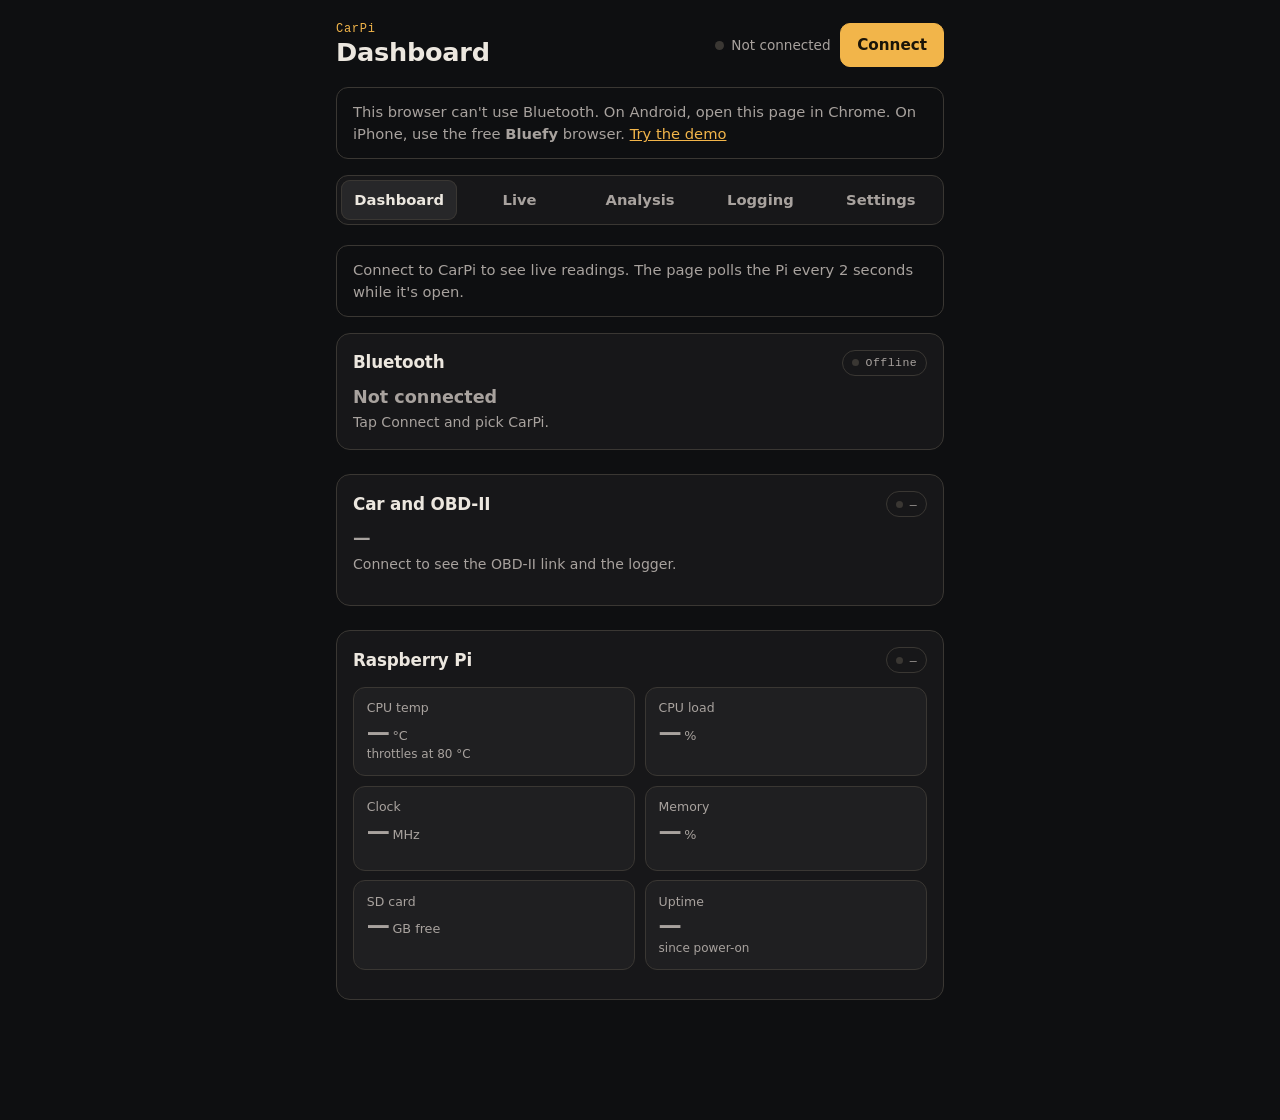
<file: web/config/index.html>
<!doctype html>
<html lang="en">
<head>
  <meta charset="utf-8">
  <meta name="viewport" content="width=device-width, initial-scale=1, viewport-fit=cover">
  <title>CarPi</title>
  <meta name="description" content="CarPi over Bluetooth: live status of the Pi and the OBD link, and what it logs.">
  <meta name="theme-color" content="#0e0f11">
  <meta name="robots" content="noindex">
  <link rel="icon" href="icon.svg" type="image/svg+xml">
  <link rel="manifest" href="manifest.webmanifest">
  <link rel="stylesheet" href="config.css?v=8">
  <script src="config.js?v=8" defer></script>
  <script src="analysis.js?v=8" defer></script>
</head>
<body>
  <div class="page">
    <header class="top">
      <div>
        <p class="eyebrow">CarPi</p>
        <h1 id="page-title">Dashboard</h1>
      </div>
      <div class="conn">
        <span class="pill" id="conn-pill"><span class="dot" aria-hidden="true"></span><span id="conn-text">Not connected</span></span>
        <button class="btn primary" id="connect" type="button">Connect</button>
      </div>
    </header>

    <p class="notice" id="no-bt" hidden>
      This browser can't use Bluetooth. On Android, open this page in Chrome. On iPhone, use the free
      <strong>Bluefy</strong> browser. <button class="link" id="demo-btn" type="button">Try the demo</button>
    </p>
    <p class="notice demo" id="demo-note" hidden>Demo: a simulated CarPi. Nothing here reaches the car.</p>

    <nav class="tabs" role="tablist" aria-label="Sections">
      <button class="tab" type="button" role="tab" id="tab-dash" aria-controls="dash" aria-selected="true">Dashboard</button>
      <button class="tab" type="button" role="tab" id="tab-live" aria-controls="live" aria-selected="false">Live</button>
      <button class="tab" type="button" role="tab" id="tab-analysis" aria-controls="analysis" aria-selected="false">Analysis</button>
      <button class="tab" type="button" role="tab" id="tab-home" aria-controls="home" aria-selected="false">Logging</button>
      <button class="tab" type="button" role="tab" id="tab-settings" aria-controls="settings" aria-selected="false">Settings</button>
    </nav>

    <main id="dash" role="tabpanel" aria-labelledby="tab-dash">
      <p class="notice" id="dash-hint">Connect to CarPi to see live readings. The page polls the Pi every 2 seconds while it's open.</p>

      <section class="card" id="link-card" aria-live="polite">
        <div class="card-head"><h2>Bluetooth</h2><span class="chip" id="link-chip">Offline</span></div>
        <p class="state" id="link-line">Not connected</p>
        <p class="sub" id="link-sub"></p>
      </section>

      <section class="card" id="car-card" aria-live="polite">
        <div class="card-head"><h2>Car and OBD-II</h2><span class="chip" id="car-chip">—</span></div>
        <p class="state" id="car-line">—</p>
        <p class="sub" id="car-sub"></p>
        <dl class="kv" id="car-kv"></dl>
      </section>

      <section class="card" id="pi-card">
        <div class="card-head"><h2>Raspberry Pi</h2><span class="chip" id="pi-chip">—</span></div>
        <div class="tiles" id="pi-tiles"></div>
        <p class="power" id="pi-power"></p>
      </section>

      <section class="card" id="debug-card" hidden>
        <div class="card-head"><h2>Debug log</h2><button class="btn small" id="debug-copy" type="button">Copy</button></div>
        <pre class="debug" id="debug-log">Connect to start logging Bluetooth traffic.</pre>
      </section>
    </main>

    <main id="live" role="tabpanel" aria-labelledby="tab-live" hidden>
      <p class="notice" id="live-hint" hidden></p>

      <section class="card warmup" id="warmup">
        <button class="card-head w-toggle" id="w-toggle" type="button" aria-expanded="true" aria-controls="w-body">
          <h2>Warm-up <span class="chev" aria-hidden="true">▾</span></h2>
          <span class="chip" id="w-chip">—</span>
        </button>
        <p class="w-summary" id="w-summary"></p>
        <div id="w-body">
          <p class="stage" id="w-stage">—</p>
          <p class="advice" id="w-advice"></p>
          <div class="temps">
            <div>Oil<strong id="w-oil">—</strong></div>
            <div>Coolant<strong id="w-cool">—</strong></div>
            <div>Full power in<strong id="w-eta">—</strong></div>
          </div>
          <div class="wbar" aria-hidden="true"><i id="w-bar"></i></div>
          <div class="marks" aria-hidden="true"><span>cold</span><span id="w-m1"></span><span id="w-m2"></span></div>
          <p class="standin" id="w-standin" hidden></p>
        </div>
      </section>

      <section>
        <div class="section-head">
          <h2>Values</h2>
          <span class="units">
            <button class="unit" id="u-temp" type="button" aria-label="Temperature unit">°C</button>
            <button class="unit" id="u-speed" type="button" aria-label="Speed unit">mph</button>
          </span>
        </div>
        <div class="vchips" id="live-chips" role="group" aria-label="Values to show"></div>
        <p class="hint">Only values the active preset is collecting are listed. To watch something else live, add it to the preset on the Logging tab. Tap a tile for its trend.</p>
        <div class="ltiles" id="live-tiles"></div>
      </section>
    </main>

    <main id="analysis" role="tabpanel" aria-labelledby="tab-analysis" hidden>
      <p class="notice" id="an-hint" hidden></p>

      <section class="card" id="an-drive-card" aria-live="polite">
        <div class="card-head"><h2>Drive</h2><button class="btn small" id="an-change" type="button">Change</button></div>
        <p class="state" id="an-drive-line">—</p>
        <p class="sub" id="an-drive-sub"></p>
        <div id="an-picker" hidden>
          <button class="link" id="an-back-live" type="button">Back to the drive being recorded</button>
          <ul class="drives" id="an-drives"></ul>
          <button class="btn small" id="an-older" type="button" hidden>Show older</button>
        </div>
      </section>

      <section class="card" id="an-summary-card">
        <h2>Summary</h2>
        <table class="bands" id="an-bands"></table>
        <dl class="kv" id="an-kv"></dl>
      </section>

      <section class="card" id="an-map-card">
        <div class="card-head"><h2>Map</h2><span class="chip" id="an-map-chip">—</span></div>
        <div class="vchips" id="an-presets" role="group" aria-label="Map"></div>
        <div id="an-custom" hidden>
          <div class="an-axes">
            <label>Across <select id="an-x"></select></label>
            <label>Up <select id="an-y"></select></label>
            <label>Value <select id="an-z"></select></label>
            <label>Each cell <select id="an-stat"></select></label>
          </div>
          <div class="vchips" id="an-filters" role="group" aria-label="Rows to include"></div>
        </div>
        <p class="sub" id="an-map-note"></p>
        <div id="an-map"></div>
        <p class="sub" id="an-cell"></p>
      </section>

      <section class="card" id="an-events-card">
        <div class="card-head"><h2>Events</h2><span class="chip" id="an-events-chip">—</span></div>
        <ul class="events" id="an-events"></ul>
      </section>
    </main>

    <main id="home" role="tabpanel" aria-labelledby="tab-home" hidden>
      <section class="card" id="now" aria-live="polite">
        <h2>Logger</h2>
        <p class="state" id="state-line">Connect to see what CarPi is doing.</p>
        <p class="sub" id="state-sub"></p>
        <form class="tag" id="tag-form">
          <label for="tag-input">Tag for new drives</label>
          <div class="row">
            <input id="tag-input" name="tag" autocomplete="off" autocapitalize="none" spellcheck="false"
                   maxlength="32" placeholder="e.g. post-pcv" disabled>
            <button class="btn" id="tag-save" type="submit" disabled>Save</button>
          </div>
        </form>
      </section>

      <section>
        <div class="section-head">
          <h2>Presets</h2>
          <button class="btn" id="new-preset" type="button" disabled>+ New</button>
        </div>
        <ul class="presets" id="presets"></ul>
      </section>
    </main>

    <main id="settings" role="tabpanel" aria-labelledby="tab-settings" hidden>
      <p class="notice" id="settings-hint" hidden></p>

      <section class="card" id="wifi-card" aria-live="polite">
        <div class="card-head"><h2>Wi-Fi</h2><span class="chip" id="wifi-chip">—</span></div>
        <p class="state" id="wifi-line">—</p>
        <p class="sub" id="wifi-sub"></p>
        <h3 class="list-head">Saved networks <span class="sub">(tried in this order)</span></h3>
        <ul class="nets" id="nets"></ul>
        <div class="row end"><button class="btn" id="net-add-open" type="button">+ Add network</button></div>

        <div class="addnet" id="addnet" hidden>
          <div class="section-head">
            <h3>Add a network</h3>
            <button class="btn ghost small" id="net-rescan" type="button">Scan again</button>
          </div>
          <ul class="nearby" id="nearby"></ul>
          <button class="link" id="net-other" type="button">Other network (hidden or not listed)…</button>
          <form id="net-form" autocomplete="off" hidden>
            <label class="field" for="net-ssid">Network name</label>
            <input id="net-ssid" maxlength="32" autocapitalize="none" spellcheck="false">
            <label class="field" for="net-pass">Password <span class="sub">(leave empty for an open network)</span></label>
            <div class="row">
              <input id="net-pass" type="password" autocomplete="new-password" maxlength="63" spellcheck="false">
              <button class="btn small" id="net-show" type="button" aria-pressed="false">Show</button>
            </div>
            <p class="formerr" id="net-err" role="alert" hidden></p>
            <div class="row end">
              <button class="btn ghost" id="net-cancel" type="button">Cancel</button>
              <button class="btn" type="submit" value="save">Save</button>
              <button class="btn primary" type="submit" value="connect">Save &amp; connect</button>
            </div>
          </form>
        </div>
        <p class="hint">Changing networks can drop an SSH session. Bluetooth isn't affected, so this page keeps working.</p>
      </section>

      <section class="card" id="pi-info-card">
        <div class="card-head"><h2>This Pi</h2><span class="chip" id="clock-chip">—</span></div>
        <dl class="kv" id="pi-kv"></dl>
        <div class="row wrap">
          <button class="btn small" id="ssh-copy" type="button">Copy SSH command</button>
          <button class="btn small" id="clock-sync" type="button">Sync clock from phone</button>
        </div>
      </section>

      <section class="card" id="uploads-card" aria-live="polite" hidden>
        <div class="card-head"><h2>Uploads</h2><span class="chip" id="sync-chip">—</span></div>
        <p class="state" id="sync-line">—</p>
        <label class="switch"><span>Upload automatically</span><input type="checkbox" id="up-auto" role="switch"></label>
        <p class="sub">Off: drives stay on the Pi until you tap Upload now.</p>
        <label class="switch"><span>Publish new drives</span><input type="checkbox" id="up-publish" role="switch"></label>
        <p class="sub">Off: drives are still backed up privately, but stay off the public analyzer. Includes the drive being recorded now.</p>
        <div class="row wrap center">
          <button class="btn small" id="up-now" type="button">Upload now</button>
          <a class="link" href="https://carpi-analyzer.onrender.com" target="_blank" rel="noopener">Open the analyzer ↗</a>
        </div>
        <p class="hint">The drive being recorded uploads after it ends.</p>
      </section>

      <section class="card" id="power-card">
        <h2>Power</h2>
        <p class="sub">Tap Shut down before turning the car off: the Pi closes its files and powers off cleanly instead of losing power mid-write.</p>
        <div class="row">
          <button class="btn" id="pi-restart" type="button">Restart</button>
          <button class="btn danger" id="pi-shutdown" type="button">Shut down</button>
        </div>
      </section>
    </main>

    <main id="editor" hidden>
      <div class="section-head">
        <h2 id="editor-title">New preset</h2>
        <button class="btn ghost" id="editor-close" type="button">Cancel</button>
      </div>
      <label class="field" for="preset-name">Name</label>
      <input id="preset-name" maxlength="32" autocomplete="off" placeholder="e.g. Idle study">
      <div class="summary" id="summary"></div>
      <p class="hint">Weight sets how often each value is read. Values at the top weight are read on every row; half the top weight means every other row. 0 turns a value off.</p>
      <div class="quick">
        <button class="btn small" type="button" data-fill="0">All off</button>
        <button class="btn small" type="button" data-fill="default">Like default</button>
      </div>
      <div id="values"></div>
      <div class="editor-actions">
        <button class="btn" id="save" type="button">Save</button>
        <button class="btn primary" id="save-apply" type="button">Save &amp; apply</button>
      </div>
    </main>
  </div>

  <dialog id="confirm">
    <form method="dialog">
      <p id="confirm-text"></p>
      <div class="row end">
        <button class="btn ghost" value="no">Cancel</button>
        <button class="btn primary" value="yes" id="confirm-yes">OK</button>
      </div>
    </form>
  </dialog>
  <div class="toast" id="toast" role="status" hidden></div>
</body>
</html>
</file>
<file: web/config/config.css>
/* Same palette as the drive viewer (../style.css). System fonts so it works offline in the car. */
:root {
  --bg: #0e0f11;
  --text: #a8a29e;
  --head: #ece7df;
  --accent: #f2b54a;
  --line: #3a3733;
  --card: rgba(255, 255, 255, 0.035);
  --card-hi: rgba(255, 255, 255, 0.07);
  --accent-chip: color-mix(in srgb, var(--accent) 14%, transparent);
  --pass: #7fc79a;
  --warn: #e0896b;
  --cold: #7fb0e0;
  --sans: ui-sans-serif, system-ui, -apple-system, "Segoe UI", Roboto, sans-serif;
  --mono: ui-monospace, SFMono-Regular, Menlo, Consolas, monospace;
  color-scheme: dark;
}

*, *::before, *::after { box-sizing: border-box; }
html { background: var(--bg); -webkit-text-size-adjust: 100%; }
body {
  margin: 0;
  background: var(--bg);
  color: var(--text);
  font-family: var(--sans);
  font-size: 1rem;
  line-height: 1.5;
  -webkit-font-smoothing: antialiased;
}
[hidden] { display: none !important; }
:focus-visible { outline: 2px solid var(--accent); outline-offset: 2px; border-radius: 6px; }

.page {
  max-width: 40rem;
  margin: 0 auto;
  padding: max(1.25rem, env(safe-area-inset-top)) 1rem calc(6rem + env(safe-area-inset-bottom));
}

h1, h2 { color: var(--head); margin: 0; letter-spacing: -0.01em; }
h1 { font-size: 1.6rem; line-height: 1.15; }
h2 { font-size: 1.05rem; }
.eyebrow { margin: 0; font-family: var(--mono); font-size: 0.75rem; color: var(--accent); letter-spacing: 0.06em; }

.top { display: flex; justify-content: space-between; align-items: flex-end; gap: 1rem; margin-bottom: 1.25rem; flex-wrap: wrap; }
.conn { display: flex; align-items: center; gap: 0.6rem; }
.pill { display: inline-flex; align-items: center; gap: 0.45rem; font-size: 0.85rem; }
.dot { width: 0.55rem; height: 0.55rem; border-radius: 50%; background: var(--line); }
.pill.on .dot { background: var(--pass); }
.pill.busy .dot { background: var(--accent); animation: pulse 1s ease-in-out infinite; }
@keyframes pulse { 50% { opacity: 0.35; } }

.btn {
  font: inherit;
  font-size: 0.95rem;
  font-weight: 600;
  color: var(--head);
  background: var(--card-hi);
  border: 1px solid var(--line);
  border-radius: 10px;
  padding: 0.6rem 1rem;
  min-height: 2.75rem;
  cursor: pointer;
}
.btn:disabled { opacity: 0.45; cursor: default; }
.btn.primary { background: var(--accent); border-color: var(--accent); color: #1a1408; }
.btn.ghost { background: transparent; }
.btn.danger { color: var(--warn); }
.btn.small { min-height: 2.25rem; padding: 0.35rem 0.75rem; font-size: 0.85rem; }
.link { font: inherit; color: var(--accent); background: none; border: 0; padding: 0; text-decoration: underline; cursor: pointer; }

.notice { border: 1px solid var(--line); border-radius: 12px; padding: 0.8rem 1rem; margin: 0 0 1rem; font-size: 0.92rem; }
.notice.demo { border-color: var(--accent); background: var(--accent-chip); color: var(--head); }

.card { background: var(--card); border: 1px solid var(--line); border-radius: 14px; padding: 1rem; margin-bottom: 1.5rem; }
.state { margin: 0.5rem 0 0; color: var(--head); font-size: 1.1rem; font-weight: 600; }
.sub { margin: 0.15rem 0 0; font-size: 0.88rem; min-height: 1.3em; overflow-wrap: anywhere; }
.tag { margin-top: 1rem; }
.tag label, .field { display: block; font-size: 0.85rem; margin-bottom: 0.35rem; }
.row { display: flex; gap: 0.5rem; }
.row.end { justify-content: flex-end; }

input:not([type]), input[type="text"], input[type="password"] {
  flex: 1;
  min-width: 0;
  width: 100%;
  font: inherit;
  color: var(--head);
  background: var(--bg);
  border: 1px solid var(--line);
  border-radius: 10px;
  padding: 0.6rem 0.75rem;
  min-height: 2.75rem;
}
input:disabled { opacity: 0.5; }

.section-head { display: flex; justify-content: space-between; align-items: center; margin-bottom: 0.75rem; }

.presets { list-style: none; margin: 0; padding: 0; display: grid; gap: 0.6rem; }
.preset { background: var(--card); border: 1px solid var(--line); border-radius: 14px; }
.preset.active { border-color: var(--accent); }
.preset > button.head {
  all: unset;
  display: flex;
  justify-content: space-between;
  align-items: center;
  gap: 0.75rem;
  width: 100%;
  padding: 0.85rem 1rem;
  cursor: pointer;
  box-sizing: border-box;
}
.preset .name { color: var(--head); font-weight: 600; }
.preset .meta { font-size: 0.85rem; }
.badges { display: flex; gap: 0.35rem; flex-wrap: wrap; justify-content: flex-end; }
.badge { font-family: var(--mono); font-size: 0.7rem; padding: 0.15rem 0.45rem; border-radius: 6px; border: 1px solid var(--line); white-space: nowrap; }
.badge.active { color: var(--accent); border-color: var(--accent); background: var(--accent-chip); }
.preset .actions { display: flex; gap: 0.5rem; flex-wrap: wrap; padding: 0 1rem 0.9rem; }

.summary {
  position: sticky;
  top: 0;
  z-index: 2;
  margin: 1rem -1rem 0;
  padding: 0.75rem 1rem;
  background: color-mix(in srgb, var(--bg) 92%, transparent);
  backdrop-filter: blur(6px);
  border-bottom: 1px solid var(--line);
  font-size: 0.9rem;
}
.summary strong { color: var(--head); }
.summary .warn { display: block; color: var(--warn); margin-top: 0.25rem; font-size: 0.85rem; }
.hint { font-size: 0.85rem; margin: 0.75rem 0; }
.quick { display: flex; gap: 0.5rem; margin-bottom: 0.5rem; }

.group { margin-top: 1.25rem; }
.group h3 { margin: 0 0 0.25rem; font-size: 0.75rem; font-family: var(--mono); letter-spacing: 0.06em; color: var(--accent); text-transform: uppercase; }
.value { padding: 0.65rem 0; border-bottom: 1px solid var(--line); }
.value .top-line { display: flex; justify-content: space-between; gap: 0.75rem; align-items: baseline; }
.value .label { color: var(--head); }
.value .unit { font-size: 0.8rem; margin-left: 0.3rem; }
.value .rate { font-family: var(--mono); font-size: 0.8rem; white-space: nowrap; }
.value.off .label { color: var(--text); }
.value.na { opacity: 0.45; }
.value .na-note { font-size: 0.78rem; }
.slider { display: flex; align-items: center; gap: 0.75rem; margin-top: 0.3rem; }
.slider input { flex: 1; accent-color: var(--accent); height: 2rem; }
.slider output { font-family: var(--mono); width: 1.6rem; text-align: right; color: var(--head); }

.editor-actions {
  position: fixed;
  left: 0;
  right: 0;
  bottom: 0;
  display: flex;
  justify-content: flex-end;
  gap: 0.6rem;
  padding: 0.75rem max(1rem, calc((100vw - 40rem) / 2 + 1rem)) calc(0.75rem + env(safe-area-inset-bottom));
  background: color-mix(in srgb, var(--bg) 94%, transparent);
  border-top: 1px solid var(--line);
}

dialog {
  background: #17181b;
  color: var(--text);
  border: 1px solid var(--line);
  border-radius: 14px;
  padding: 1rem;
  max-width: min(26rem, calc(100vw - 2rem));
}
dialog::backdrop { background: rgba(0, 0, 0, 0.6); }
dialog p { margin: 0 0 1rem; color: var(--head); }

.toast {
  position: fixed;
  left: 50%;
  bottom: calc(5.5rem + env(safe-area-inset-bottom));
  transform: translateX(-50%);
  width: max-content;
  max-width: calc(100vw - 2rem);
  background: #24221f;
  color: var(--head);
  border: 1px solid var(--line);
  border-radius: 10px;
  padding: 0.6rem 0.9rem;
  font-size: 0.9rem;
  z-index: 10;
}
.toast.error { border-color: var(--warn); }

/* ---------- tabs ---------- */
.tabs {
  display: grid;
  grid-template-columns: repeat(5, 1fr);
  gap: 0.25rem;
  padding: 0.25rem;
  margin: 0 0 1.25rem;
  background: var(--card);
  border: 1px solid var(--line);
  border-radius: 12px;
}
.tab {
  font: inherit;
  font-size: 0.92rem;
  font-weight: 600;
  color: var(--text);
  background: transparent;
  border: 0;
  border-radius: 9px;
  min-height: 2.5rem;
  cursor: pointer;
}
.tab[aria-selected="true"] { background: var(--card-hi); color: var(--head); box-shadow: inset 0 0 0 1px var(--line); }

/* ---------- dashboard ---------- */
.card-head { display: flex; justify-content: space-between; align-items: center; gap: 0.75rem; }
.chip {
  display: inline-flex;
  align-items: center;
  gap: 0.4rem;
  font-family: var(--mono);
  font-size: 0.72rem;
  letter-spacing: 0.04em;
  padding: 0.2rem 0.55rem;
  border-radius: 999px;
  border: 1px solid var(--line);
  white-space: nowrap;
}
.chip::before { content: ""; width: 0.45rem; height: 0.45rem; border-radius: 50%; background: var(--line); }
.chip.ok { color: var(--pass); border-color: color-mix(in srgb, var(--pass) 45%, transparent); }
.chip.ok::before { background: var(--pass); }
.chip.warn { color: var(--accent); border-color: color-mix(in srgb, var(--accent) 45%, transparent); }
.chip.warn::before { background: var(--accent); }
.chip.crit { color: var(--warn); border-color: color-mix(in srgb, var(--warn) 55%, transparent); }
.chip.crit::before { background: var(--warn); }
.chip.live::before { animation: pulse 1.6s ease-in-out infinite; }

.kv { display: grid; grid-template-columns: max-content 1fr; gap: 0.35rem 1rem; margin: 0.9rem 0 0; font-size: 0.9rem; }
.kv dt { color: var(--text); }
.kv dd { margin: 0; color: var(--head); font-variant-numeric: tabular-nums; overflow-wrap: anywhere; }

.tiles { display: grid; grid-template-columns: repeat(2, minmax(0, 1fr)); gap: 0.6rem; margin-top: 0.85rem; }
.tile { background: var(--card); border: 1px solid var(--line); border-radius: 12px; padding: 0.7rem 0.8rem 0.75rem; min-width: 0; }
.tile .k { font-size: 0.78rem; }
.tile .v { color: var(--head); font-size: 1.45rem; font-weight: 650; line-height: 1.2; font-variant-numeric: tabular-nums; }
.tile .v small { font-size: 0.8rem; font-weight: 500; color: var(--text); margin-left: 0.15rem; }
.tile .s { font-size: 0.75rem; min-height: 1.1em; white-space: nowrap; overflow: hidden; text-overflow: ellipsis; }
.meter { height: 0.3rem; border-radius: 999px; background: var(--line); margin: 0.45rem 0 0.3rem; overflow: hidden; }
.meter > i { display: block; height: 100%; width: 0; border-radius: inherit; background: var(--pass); transition: width 0.4s ease; }
.tile.warn .meter > i { background: var(--accent); }
.tile.crit .meter > i { background: var(--warn); }
.tile.crit .v { color: var(--warn); }
.power { margin: 0.8rem 0 0; font-size: 0.88rem; }
.power.warn { color: var(--accent); }
.power.crit { color: var(--warn); font-weight: 600; }
.is-off .tile .v, .is-off .state, .is-off .kv dd { color: var(--text); }
@media (prefers-reduced-motion: reduce) { .chip.live::before, .pill.busy .dot { animation: none; } .meter > i { transition: none; } }

.debug {
  margin: 0.75rem 0 0;
  max-height: 24rem;
  overflow: auto;
  font-family: var(--mono);
  font-size: 0.72rem;
  line-height: 1.45;
  white-space: pre-wrap;
  overflow-wrap: anywhere;
  color: var(--head);
}

/* ---------- live ---------- */
.w-toggle { width: 100%; font: inherit; color: inherit; background: none; border: 0; padding: 0; text-align: left; cursor: pointer; }
.chev { display: inline-block; font-size: 0.8rem; color: var(--text); transition: transform 0.2s ease; }
.warmup.collapsed .chev { transform: rotate(-90deg); }
.warmup.collapsed #w-body { display: none; }
.w-summary { display: none; margin: 0.4rem 0 0; color: var(--head); font-size: 0.92rem; }
.warmup.collapsed .w-summary { display: block; }
.stage { margin: 0.6rem 0 0; color: var(--head); font-size: 1.15rem; font-weight: 650; }
.stage.cold { color: var(--cold); }
.stage.warming { color: var(--accent); }
.stage.warm { color: var(--pass); }
.advice { margin: 0.15rem 0 0; color: var(--head); font-size: 0.93rem; min-height: 1.2em; }
.temps { display: flex; flex-wrap: wrap; gap: 0.5rem 1.4rem; margin-top: 0.8rem; font-size: 0.8rem; }
.temps strong { display: block; color: var(--head); font-size: 1.35rem; font-weight: 650; line-height: 1.2; font-variant-numeric: tabular-nums; }
.temps strong small { font-size: 0.8rem; color: var(--text); font-weight: 500; margin-left: 0.15rem; }
.wbar { position: relative; height: 0.5rem; border-radius: 999px; background: var(--card-hi); margin-top: 0.9rem; overflow: hidden; }
.wbar > i { position: absolute; inset: 0 auto 0 0; width: 0; border-radius: inherit;
  background: linear-gradient(90deg, var(--cold), var(--accent) 70%, var(--pass)); transition: width 0.4s ease; }
.marks { display: flex; justify-content: space-between; font-family: var(--mono); font-size: 0.68rem; margin-top: 0.25rem; }
.standin { margin: 0.75rem 0 0; font-size: 0.82rem; border-left: 2px solid var(--line); padding-left: 0.6rem; }

.units { display: inline-flex; gap: 0.35rem; }
.unit { font: inherit; font-family: var(--mono); font-size: 0.75rem; color: var(--head); background: transparent;
  border: 1px solid var(--line); border-radius: 999px; padding: 0.15rem 0.6rem; min-height: 2rem; cursor: pointer; }
.vchips { display: flex; flex-wrap: wrap; gap: 0.4rem; }
.vchip { font: inherit; font-size: 0.82rem; color: var(--text); background: transparent; border: 1px solid var(--line);
  border-radius: 999px; padding: 0.3rem 0.7rem; min-height: 2.1rem; cursor: pointer; }
.vchip[aria-pressed="true"] { color: var(--accent); background: var(--accent-chip); border-color: color-mix(in srgb, var(--accent) 55%, transparent); }

.ltiles { display: grid; grid-template-columns: repeat(2, minmax(0, 1fr)); gap: 0.6rem; }
.ltile { display: block; width: 100%; min-width: 0; text-align: left; font: inherit; color: inherit; cursor: pointer;
  background: var(--card); border: 1px solid var(--line); border-radius: 12px; padding: 0.7rem 0.8rem 0.75rem; }
.ltile.open { grid-column: 1 / -1; border-color: color-mix(in srgb, var(--accent) 45%, var(--line)); }
.ltile > span { display: block; }
.ltile .k { display: flex; justify-content: space-between; gap: 0.5rem; font-size: 0.8rem; }
.ltile .age { font-family: var(--mono); font-size: 0.68rem; white-space: nowrap; }
.ltile .v { color: var(--head); font-size: 2rem; font-weight: 650; line-height: 1.15; font-variant-numeric: tabular-nums;
  white-space: nowrap; overflow: hidden; text-overflow: ellipsis; }
.ltile .v small { font-size: 0.85rem; font-weight: 500; color: var(--text); margin-left: 0.2rem; }
.ltile.stale .v { color: var(--text); opacity: 0.55; }
.ltile .trend { display: none; margin-top: 0.4rem; }
.ltile.open .trend { display: block; }
.trend svg { display: block; width: 100%; height: 70px; }
.trend polyline { fill: none; stroke: var(--accent); stroke-width: 1.6; vector-effect: non-scaling-stroke; }
.trend .mm { display: flex; justify-content: space-between; font-family: var(--mono); font-size: 0.68rem; }
@media (prefers-reduced-motion: reduce) { .chev, .wbar > i { transition: none; } }

/* ---------- settings ---------- */
@media (max-width: 400px) { .tab { font-size: 0.82rem; } }
@media (max-width: 380px) { .tab { font-size: 0.76rem; } }
.list-head { margin: 1rem 0 0.4rem; font-size: 0.9rem; color: var(--head); }
.list-head .sub { display: inline; font-weight: 400; }
.nets, .nearby { list-style: none; margin: 0 0 0.75rem; padding: 0; display: grid; gap: 0.4rem; }
.net { display: flex; align-items: center; justify-content: space-between; gap: 0.5rem; flex-wrap: wrap;
  border: 1px solid var(--line); border-radius: 10px; padding: 0.5rem 0.6rem; background: var(--card); }
.net.active { border-color: color-mix(in srgb, var(--pass) 45%, var(--line)); }
.net .name { color: var(--head); font-weight: 600; overflow-wrap: anywhere; }
.net .meta { font-family: var(--mono); font-size: 0.72rem; }
.net-actions { display: flex; gap: 0.3rem; flex-wrap: wrap; }
.net-actions .btn { min-height: 2.25rem; padding: 0.3rem 0.6rem; font-size: 0.82rem; }
.net-actions .btn.arrow { min-width: 2.25rem; padding: 0.3rem; }
.nearby button { width: 100%; display: flex; justify-content: space-between; align-items: center; gap: 0.5rem;
  font: inherit; color: var(--head); background: transparent; border: 1px solid var(--line); border-radius: 10px;
  padding: 0.55rem 0.7rem; min-height: 2.75rem; cursor: pointer; text-align: left; }
.nearby button:hover { background: var(--card-hi); }
.nearby .sig { font-family: var(--mono); font-size: 0.72rem; color: var(--text); white-space: nowrap; }
.addnet { border-top: 1px solid var(--line); margin-top: 0.75rem; padding-top: 0.75rem; }
.addnet h3 { margin: 0; font-size: 0.95rem; color: var(--head); }
#net-form { margin-top: 0.75rem; }
#net-form input { margin-bottom: 0.6rem; }
.formerr { color: var(--warn); font-size: 0.85rem; margin: 0 0 0.6rem; }
.row.wrap { flex-wrap: wrap; margin-top: 0.75rem; }

/* Uploads card: on/off switches (a checkbox drawn as a switch) */
.switch { display: flex; align-items: center; justify-content: space-between; gap: 1rem; margin-top: 1rem; color: var(--head); font-weight: 600; cursor: pointer; }
.switch input { appearance: none; -webkit-appearance: none; flex: none; position: relative; width: 2.9rem; height: 1.65rem; margin: 0; border-radius: 999px; background: var(--line); cursor: pointer; transition: background 0.15s; }
.switch input::after { content: ""; position: absolute; top: 0.2rem; left: 0.2rem; width: 1.25rem; height: 1.25rem; border-radius: 50%; background: var(--head); transition: transform 0.15s; }
.switch input:checked { background: var(--accent); }
.switch input:checked::after { transform: translateX(1.25rem); background: #1a1408; }
.switch input:disabled { opacity: 0.45; cursor: default; }
.row.center { align-items: center; gap: 1rem; }

/* Analysis tab */
.bands { width: 100%; border-collapse: collapse; margin: 0.75rem 0 0.25rem; font-size: 0.9rem; font-variant-numeric: tabular-nums; }
.bands th { text-align: left; font-weight: 600; font-size: 0.78rem; color: var(--text); padding: 0 0 0.3rem; }
.bands td { padding: 0.3rem 0; border-top: 1px solid var(--line); color: var(--head); }
.bands th:not(:first-child), .bands td:not(:first-child) { text-align: right; }
.hm-grid { display: grid; gap: 2px; margin-top: 0.6rem; font-size: 0.68rem; font-variant-numeric: tabular-nums; }
.hm-c { font: inherit; color: var(--head); border: 0; border-radius: 4px; min-height: 1.7rem; padding: 0; overflow: hidden; cursor: pointer; }
.hm-c.empty { background: transparent; cursor: default; }
.hm-c.sel { outline: 2px solid var(--head); outline-offset: -2px; }
.hm-x, .hm-y { color: var(--text); font-size: 0.62rem; align-self: center; text-align: center; white-space: nowrap; }
.hm-y { text-align: right; padding-right: 0.25rem; }
.drives, .events { list-style: none; margin: 0.5rem 0 0; padding: 0; }
.drives { display: grid; gap: 0.4rem; }
.drives button { width: 100%; text-align: left; font: inherit; color: var(--head); background: var(--card); border: 1px solid var(--line); border-radius: 10px; padding: 0.5rem 0.6rem; cursor: pointer; }
.drives button.on { border-color: var(--accent); }
.drives .meta, .events .meta { font-size: 0.8rem; color: var(--text); }
.events li { display: flex; gap: 0.6rem; padding: 0.45rem 0; border-top: 1px solid var(--line); }
.events .t { font-family: var(--mono); font-size: 0.8rem; color: var(--text); min-width: 3.2rem; }
.events li.warn strong { color: var(--accent); }
.events li.crit strong { color: var(--warn); }
.an-axes { display: grid; grid-template-columns: 1fr 1fr; gap: 0.5rem; margin: 0.75rem 0; }
.an-axes label { display: grid; gap: 0.2rem; font-size: 0.8rem; }
.an-axes select { font: inherit; color: var(--head); background: var(--card-hi); border: 1px solid var(--line); border-radius: 8px; padding: 0.35rem; min-width: 0; }
</file>
